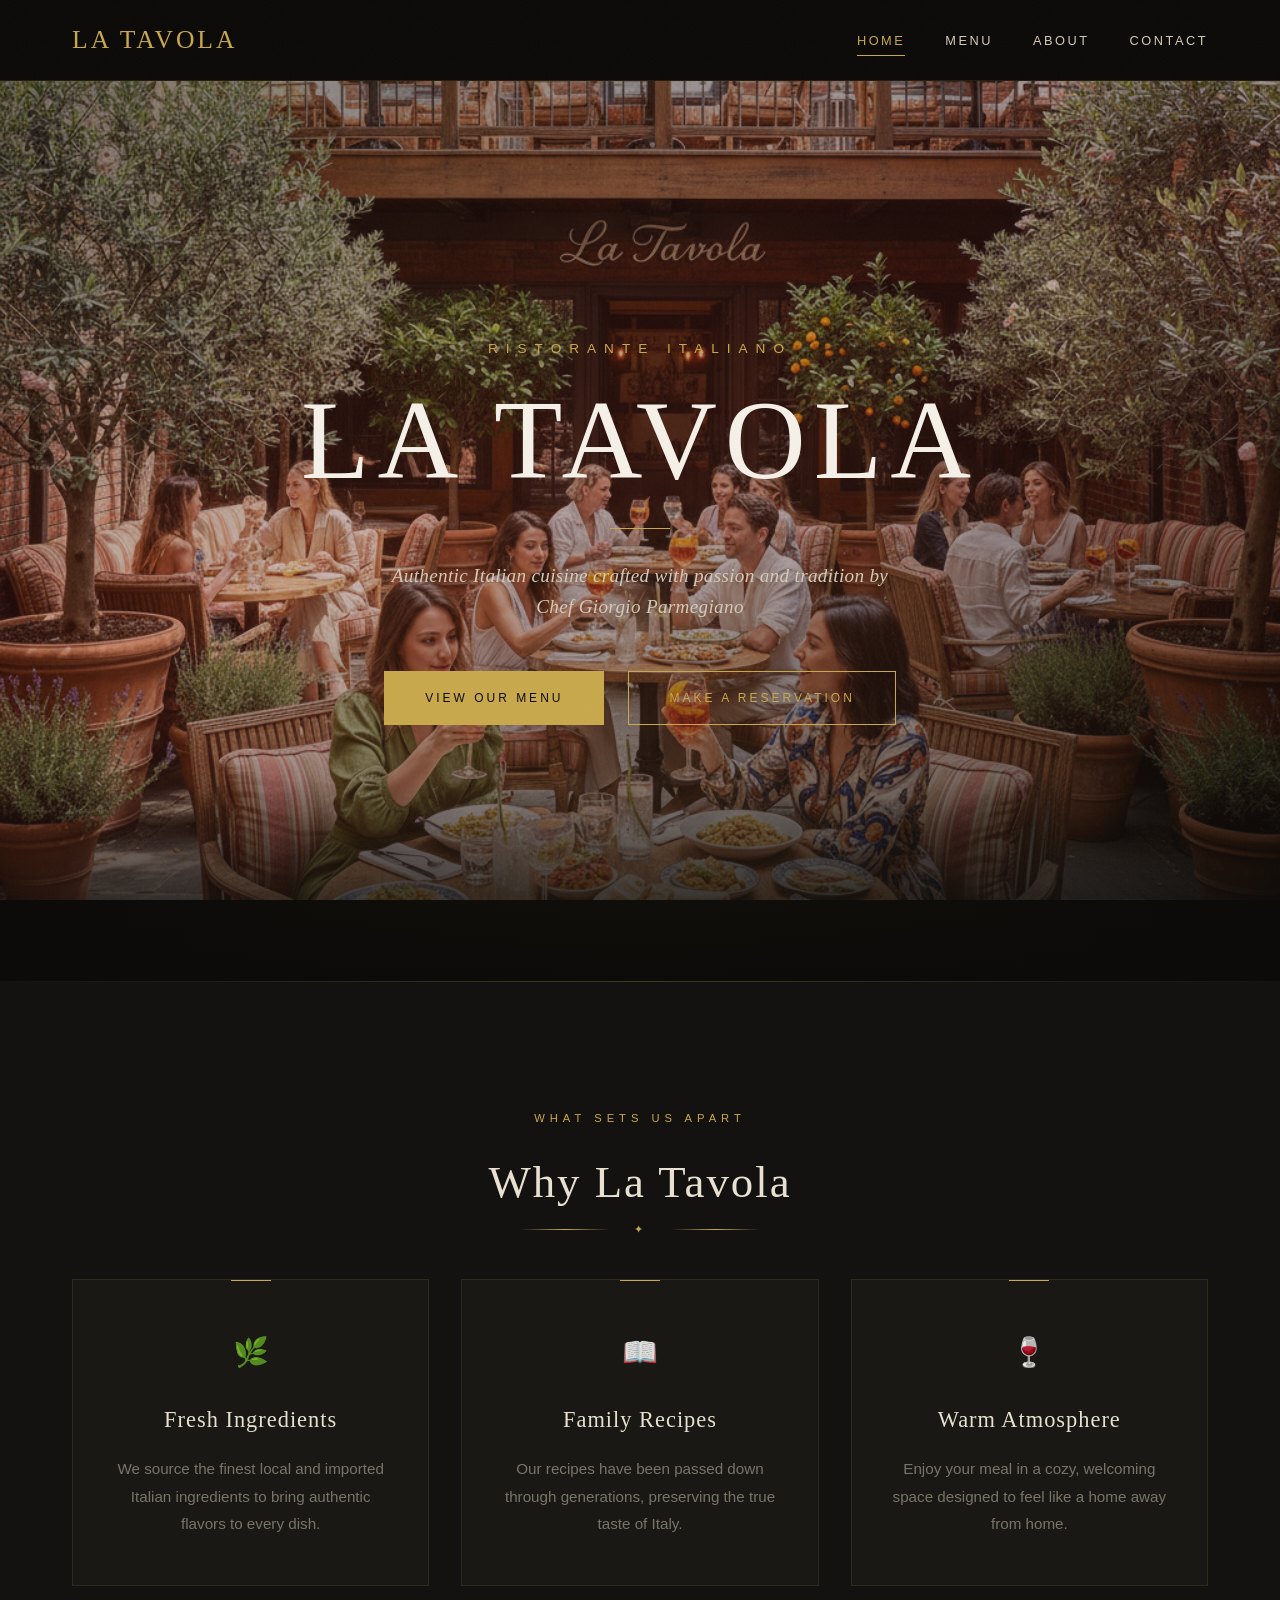
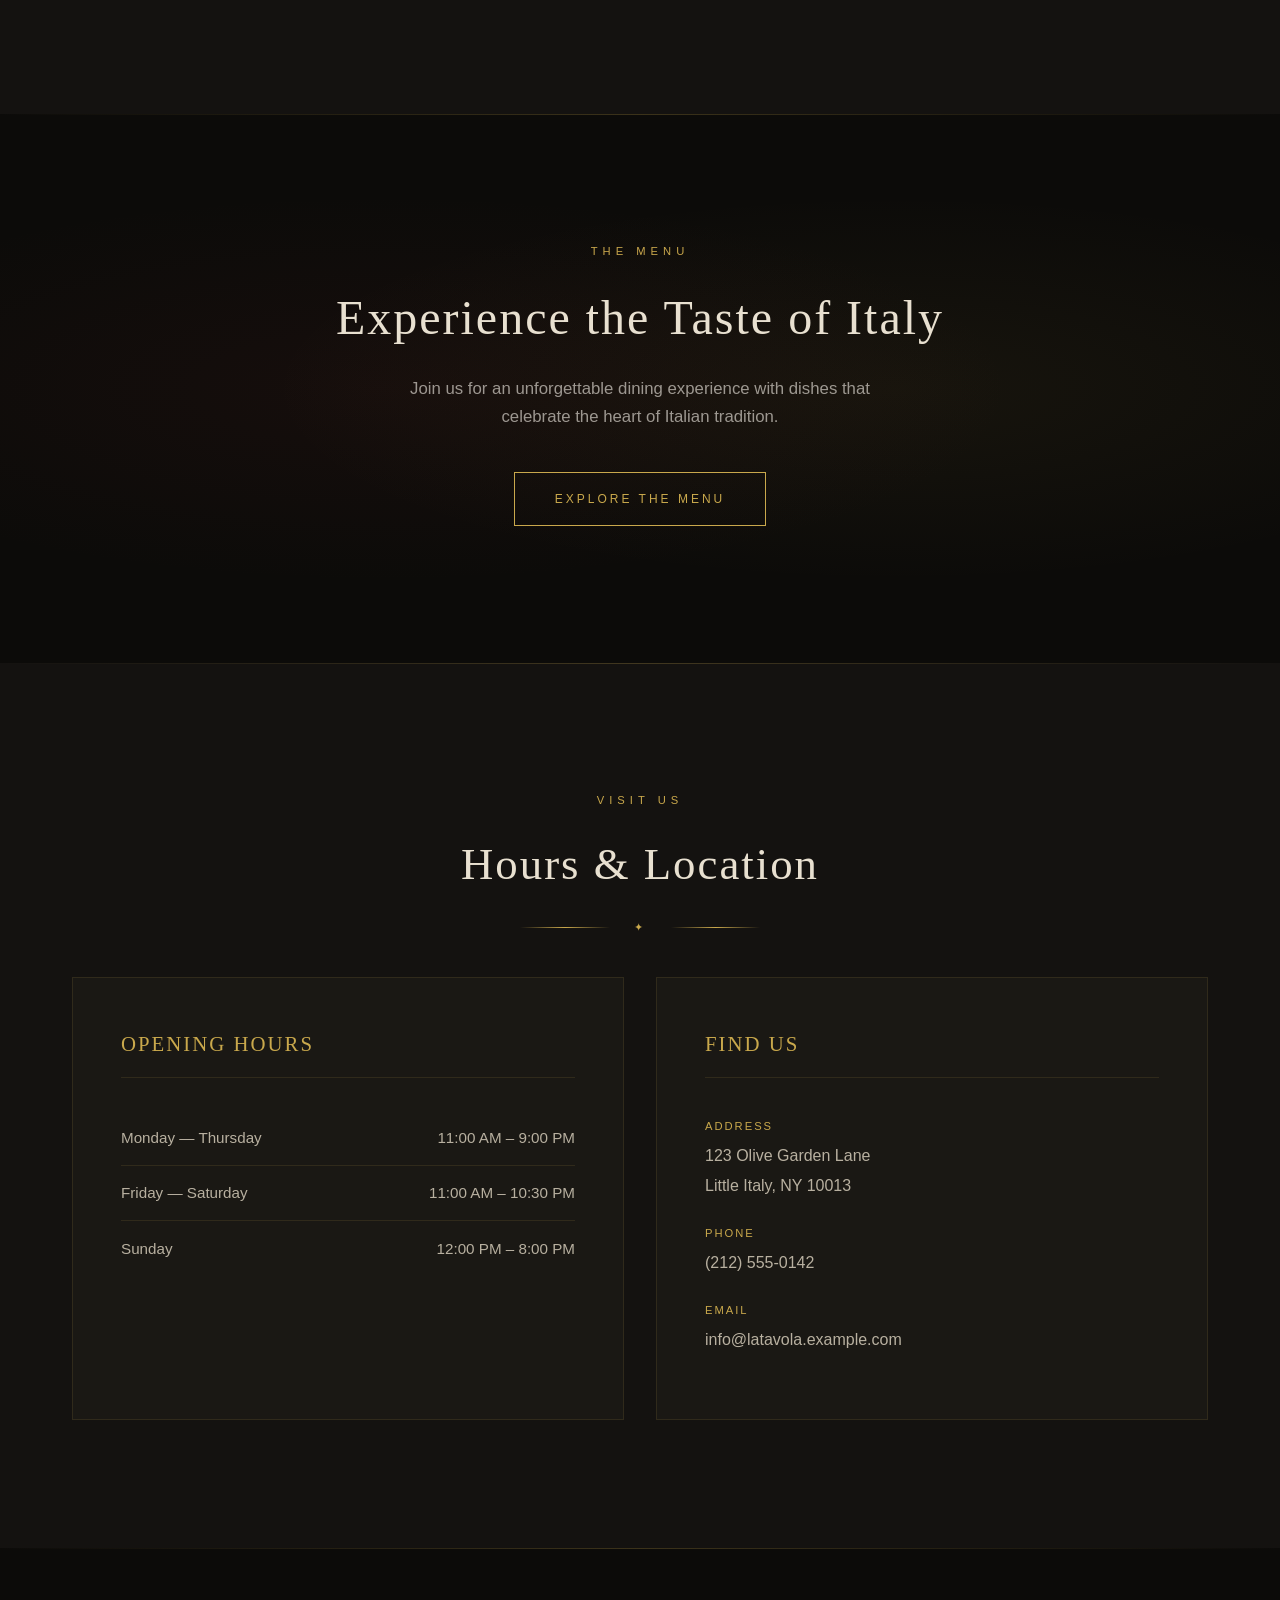
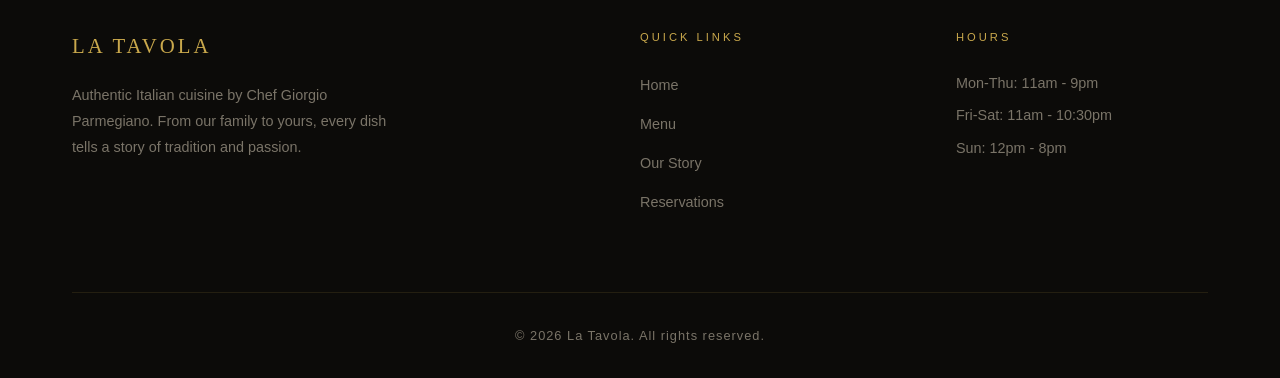
<file: index.html>
<!DOCTYPE html>
<html lang="en">
<head>
  <meta charset="UTF-8">
  <meta name="viewport" content="width=device-width, initial-scale=1.0">
  <title>La Tavola - Italian Restaurant</title>
  <link rel="stylesheet" href="css/style.css">
</head>
<body>
  <header class="site-header">
    <nav class="nav">
      <a href="index.html" class="logo">La Tavola</a>
      <ul class="nav-links">
        <li><a href="index.html" class="active">Home</a></li>
        <li><a href="menu.html">Menu</a></li>
        <li><a href="about.html">About</a></li>
        <li><a href="contact.html">Contact</a></li>
      </ul>
      <button class="nav-toggle" aria-label="Toggle navigation">&#9776;</button>
    </nav>
  </header>

  <main>
    <section class="hero">
      <div class="hero-content">
        <p class="hero-subtitle">Ristorante Italiano</p>
        <h1>La Tavola</h1>
        <div class="hero-line"></div>
        <p class="hero-tagline">Authentic Italian cuisine crafted with passion and tradition by Chef Giorgio Parmegiano</p>
        <div class="hero-buttons">
          <a href="menu.html" class="btn btn-primary">View Our Menu</a>
          <a href="contact.html" class="btn btn-secondary">Make a Reservation</a>
        </div>
      </div>
    </section>

    <section class="features">
      <div class="features-heading">
        <span class="section-label">What Sets Us Apart</span>
        <h2>Why La Tavola</h2>
        <div class="section-divider"><span>&#10022;</span></div>
      </div>
      <div class="container stagger-children">
        <div class="feature animate-on-scroll">
          <span class="feature-icon" aria-hidden="true">&#127807;</span>
          <h3>Fresh Ingredients</h3>
          <p>We source the finest local and imported Italian ingredients to bring authentic flavors to every dish.</p>
        </div>
        <div class="feature animate-on-scroll">
          <span class="feature-icon" aria-hidden="true">&#128214;</span>
          <h3>Family Recipes</h3>
          <p>Our recipes have been passed down through generations, preserving the true taste of Italy.</p>
        </div>
        <div class="feature animate-on-scroll">
          <span class="feature-icon" aria-hidden="true">&#127863;</span>
          <h3>Warm Atmosphere</h3>
          <p>Enjoy your meal in a cozy, welcoming space designed to feel like a home away from home.</p>
        </div>
      </div>
    </section>

    <section class="cta-banner">
      <div class="container">
        <span class="section-label">The Menu</span>
        <h2>Experience the Taste of Italy</h2>
        <p>Join us for an unforgettable dining experience with dishes that celebrate the heart of Italian tradition.</p>
        <a href="menu.html" class="btn btn-secondary">Explore the Menu</a>
      </div>
    </section>

    <section class="hours-section">
      <div class="container">
        <span class="section-label" style="text-align:center; display:block;">Visit Us</span>
        <h2>Hours &amp; Location</h2>
        <div class="section-divider"><span>&#10022;</span></div>
        <div class="hours-grid">
          <div class="hours animate-on-scroll">
            <h3>Opening Hours</h3>
            <ul>
              <li><span>Monday &mdash; Thursday</span><span>11:00 AM &ndash; 9:00 PM</span></li>
              <li><span>Friday &mdash; Saturday</span><span>11:00 AM &ndash; 10:30 PM</span></li>
              <li><span>Sunday</span><span>12:00 PM &ndash; 8:00 PM</span></li>
            </ul>
          </div>
          <div class="location animate-on-scroll">
            <h3>Find Us</h3>
            <p><strong>Address</strong><br>123 Olive Garden Lane<br>Little Italy, NY 10013</p>
            <p><strong>Phone</strong><br>(212) 555-0142</p>
            <p><strong>Email</strong><br>info@latavola.example.com</p>
          </div>
        </div>
      </div>
    </section>
  </main>

  <footer class="site-footer">
    <div class="container">
      <div class="footer-content">
        <div class="footer-brand">
          <a href="index.html" class="logo">La Tavola</a>
          <p>Authentic Italian cuisine by Chef Giorgio Parmegiano. From our family to yours, every dish tells a story of tradition and passion.</p>
        </div>
        <div class="footer-links">
          <h4>Quick Links</h4>
          <ul>
            <li><a href="index.html">Home</a></li>
            <li><a href="menu.html">Menu</a></li>
            <li><a href="about.html">Our Story</a></li>
            <li><a href="contact.html">Reservations</a></li>
          </ul>
        </div>
        <div class="footer-hours">
          <h4>Hours</h4>
          <p>Mon-Thu: 11am - 9pm</p>
          <p>Fri-Sat: 11am - 10:30pm</p>
          <p>Sun: 12pm - 8pm</p>
        </div>
      </div>
      <div class="footer-bottom">
        <p>&copy; 2026 La Tavola. All rights reserved.</p>
      </div>
    </div>
  </footer>

  <button class="back-to-top" aria-label="Back to top">&#8593;</button>
  <script src="js/main.js"></script>
</body>
</html>
</file>
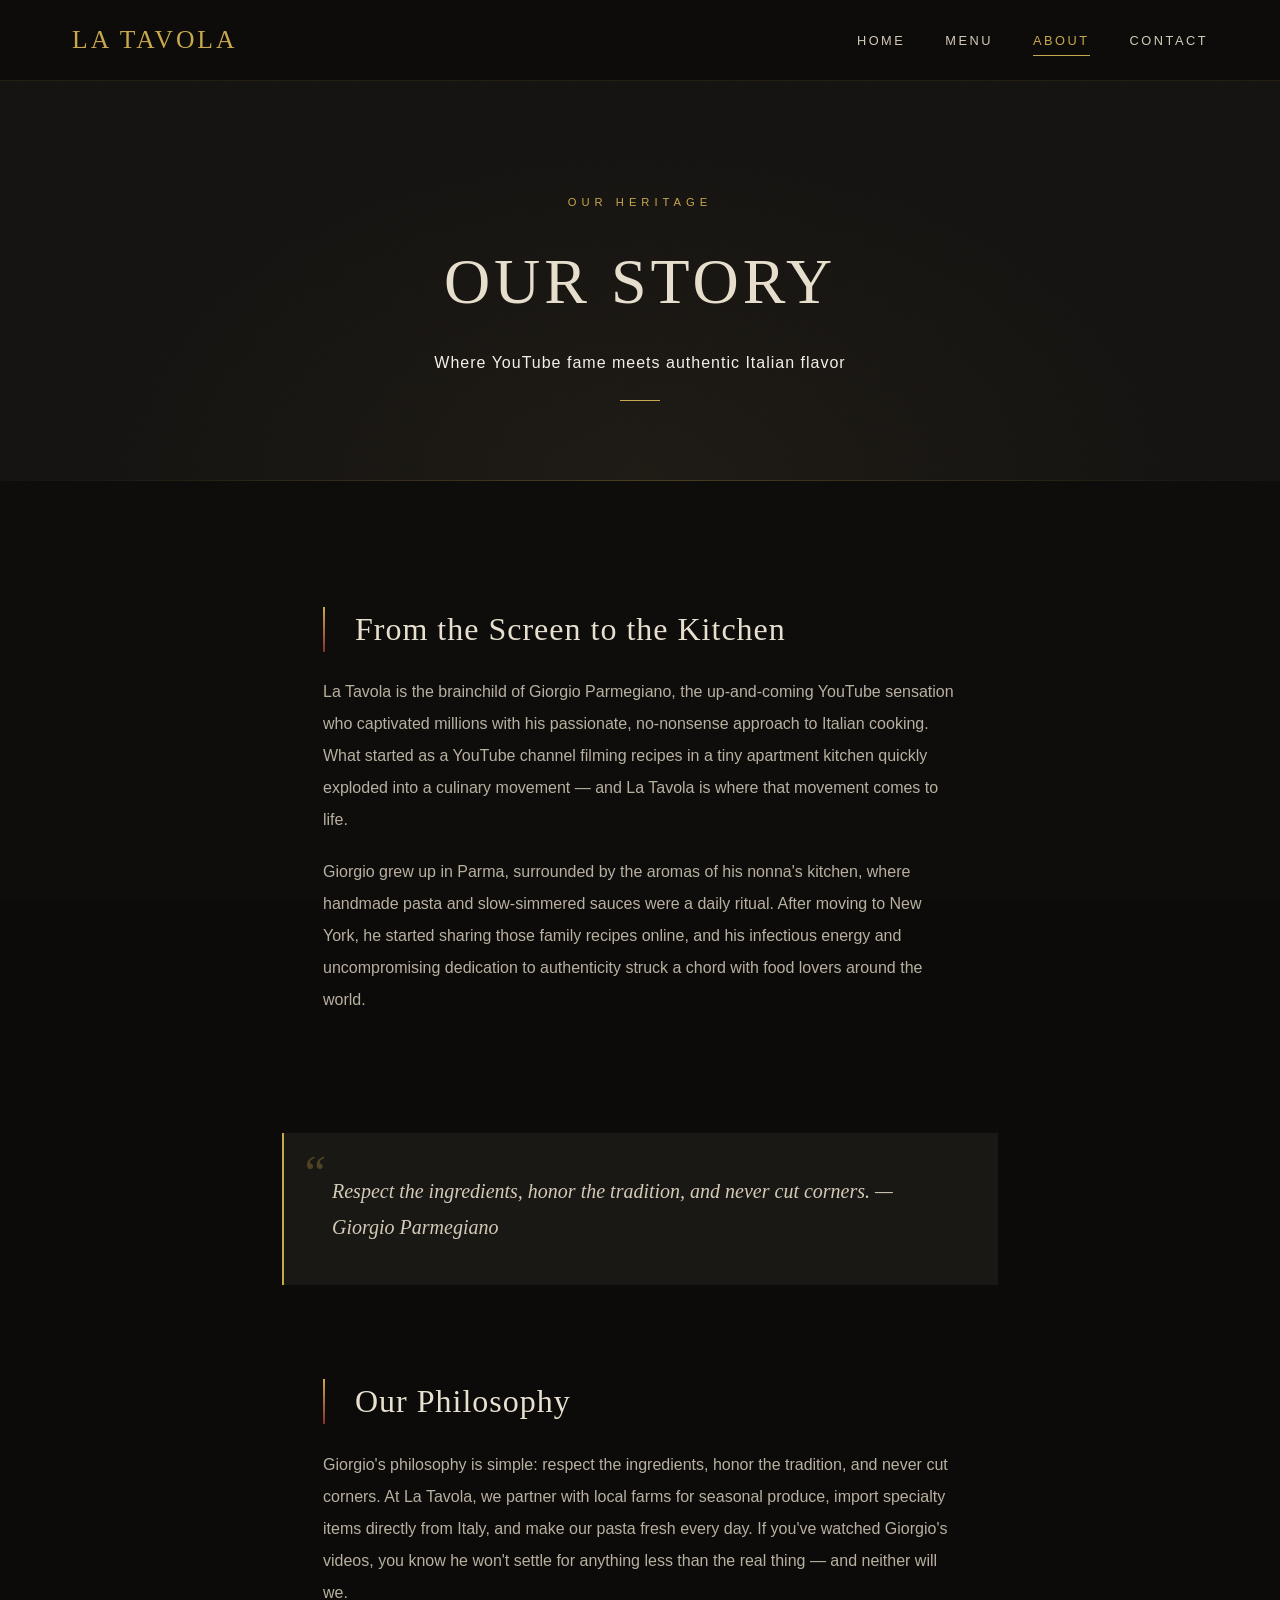
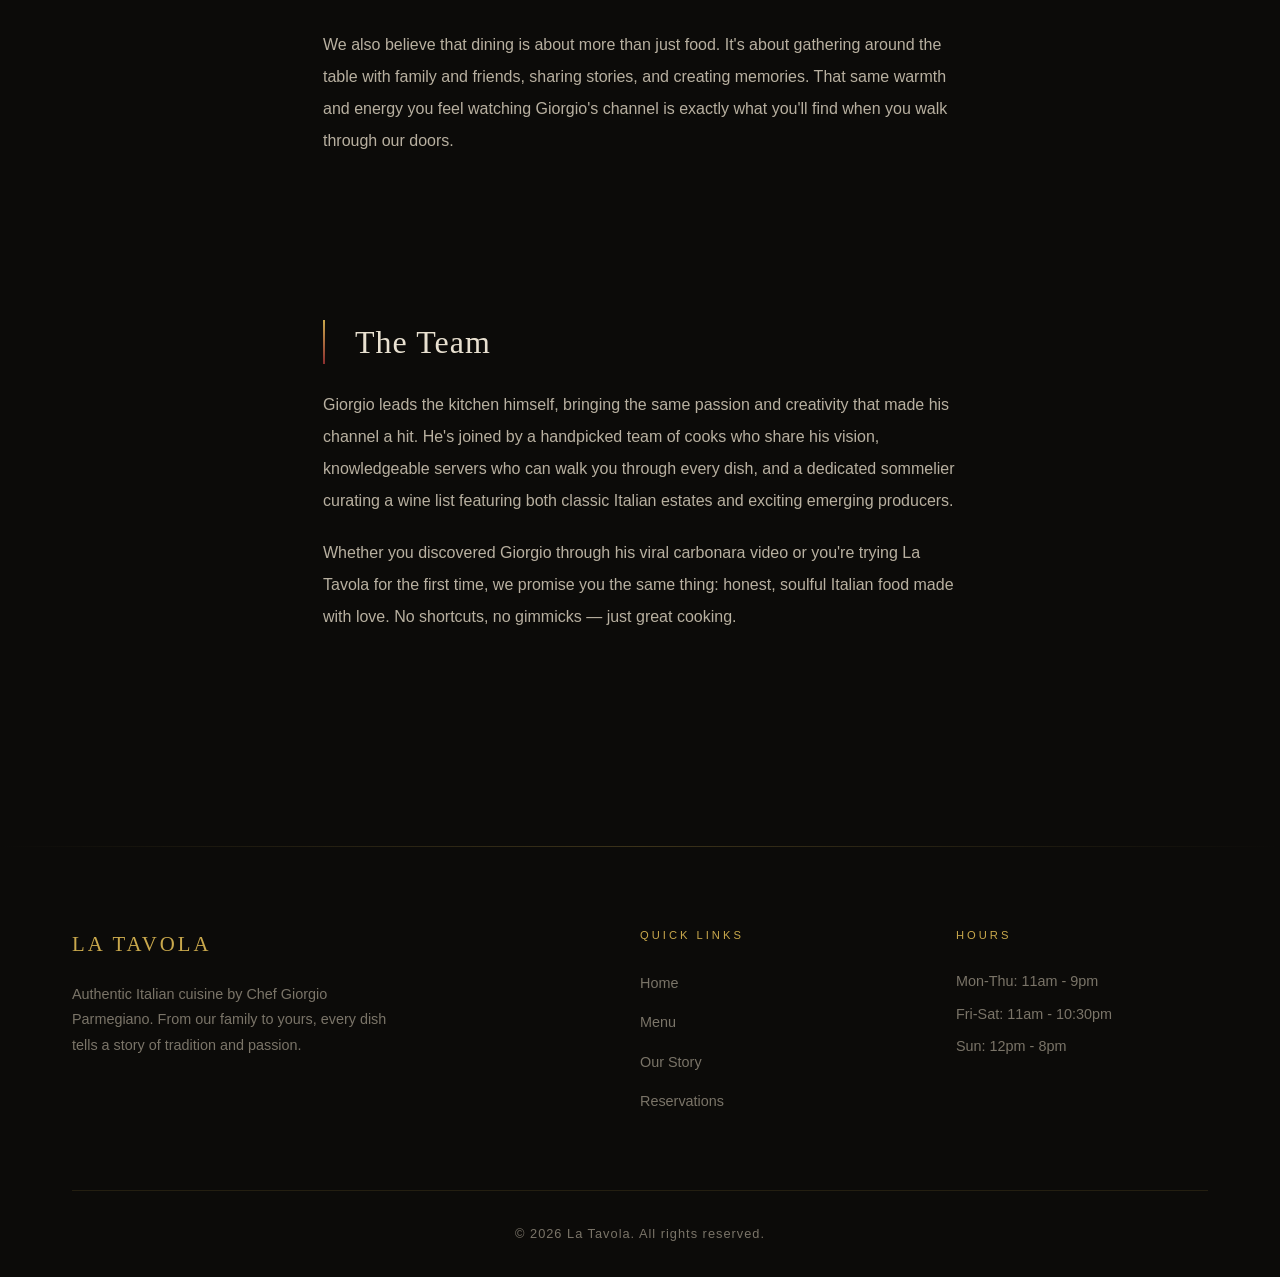
<file: about.html>
<!DOCTYPE html>
<html lang="en">
<head>
  <meta charset="UTF-8">
  <meta name="viewport" content="width=device-width, initial-scale=1.0">
  <title>About - La Tavola</title>
  <link rel="stylesheet" href="css/style.css">
</head>
<body>
  <header class="site-header">
    <nav class="nav">
      <a href="index.html" class="logo">La Tavola</a>
      <ul class="nav-links">
        <li><a href="index.html">Home</a></li>
        <li><a href="menu.html">Menu</a></li>
        <li><a href="about.html" class="active">About</a></li>
        <li><a href="contact.html">Contact</a></li>
      </ul>
      <button class="nav-toggle" aria-label="Toggle navigation">&#9776;</button>
    </nav>
  </header>

  <main>
    <section class="page-header">
      <span class="section-label">Our Heritage</span>
      <h1>Our Story</h1>
      <p>Where YouTube fame meets authentic Italian flavor</p>
      <div class="header-line"></div>
    </section>

    <section class="about-section">
      <div class="container about-content">

        <div class="about-block animate-on-scroll">
          <h2>From the Screen to the Kitchen</h2>
          <p>La Tavola is the brainchild of Giorgio Parmegiano, the up-and-coming YouTube sensation who captivated millions with his passionate, no-nonsense approach to Italian cooking. What started as a YouTube channel filming recipes in a tiny apartment kitchen quickly exploded into a culinary movement &mdash; and La Tavola is where that movement comes to life.</p>
          <p>Giorgio grew up in Parma, surrounded by the aromas of his nonna's kitchen, where handmade pasta and slow-simmered sauces were a daily ritual. After moving to New York, he started sharing those family recipes online, and his infectious energy and uncompromising dedication to authenticity struck a chord with food lovers around the world.</p>
        </div>

        <div class="about-highlight animate-on-scroll">
          Respect the ingredients, honor the tradition, and never cut corners. &mdash; Giorgio Parmegiano
        </div>

        <div class="about-block animate-on-scroll">
          <h2>Our Philosophy</h2>
          <p>Giorgio's philosophy is simple: respect the ingredients, honor the tradition, and never cut corners. At La Tavola, we partner with local farms for seasonal produce, import specialty items directly from Italy, and make our pasta fresh every day. If you've watched Giorgio's videos, you know he won't settle for anything less than the real thing &mdash; and neither will we.</p>
          <p>We also believe that dining is about more than just food. It's about gathering around the table with family and friends, sharing stories, and creating memories. That same warmth and energy you feel watching Giorgio's channel is exactly what you'll find when you walk through our doors.</p>
        </div>

        <div class="about-block animate-on-scroll">
          <h2>The Team</h2>
          <p>Giorgio leads the kitchen himself, bringing the same passion and creativity that made his channel a hit. He's joined by a handpicked team of cooks who share his vision, knowledgeable servers who can walk you through every dish, and a dedicated sommelier curating a wine list featuring both classic Italian estates and exciting emerging producers.</p>
          <p>Whether you discovered Giorgio through his viral carbonara video or you're trying La Tavola for the first time, we promise you the same thing: honest, soulful Italian food made with love. No shortcuts, no gimmicks &mdash; just great cooking.</p>
        </div>

      </div>
    </section>
  </main>

  <footer class="site-footer">
    <div class="container">
      <div class="footer-content">
        <div class="footer-brand">
          <a href="index.html" class="logo">La Tavola</a>
          <p>Authentic Italian cuisine by Chef Giorgio Parmegiano. From our family to yours, every dish tells a story of tradition and passion.</p>
        </div>
        <div class="footer-links">
          <h4>Quick Links</h4>
          <ul>
            <li><a href="index.html">Home</a></li>
            <li><a href="menu.html">Menu</a></li>
            <li><a href="about.html">Our Story</a></li>
            <li><a href="contact.html">Reservations</a></li>
          </ul>
        </div>
        <div class="footer-hours">
          <h4>Hours</h4>
          <p>Mon-Thu: 11am - 9pm</p>
          <p>Fri-Sat: 11am - 10:30pm</p>
          <p>Sun: 12pm - 8pm</p>
        </div>
      </div>
      <div class="footer-bottom">
        <p>&copy; 2026 La Tavola. All rights reserved.</p>
      </div>
    </div>
  </footer>

  <button class="back-to-top" aria-label="Back to top">&#8593;</button>
  <script src="js/main.js"></script>
</body>
</html>
</file>
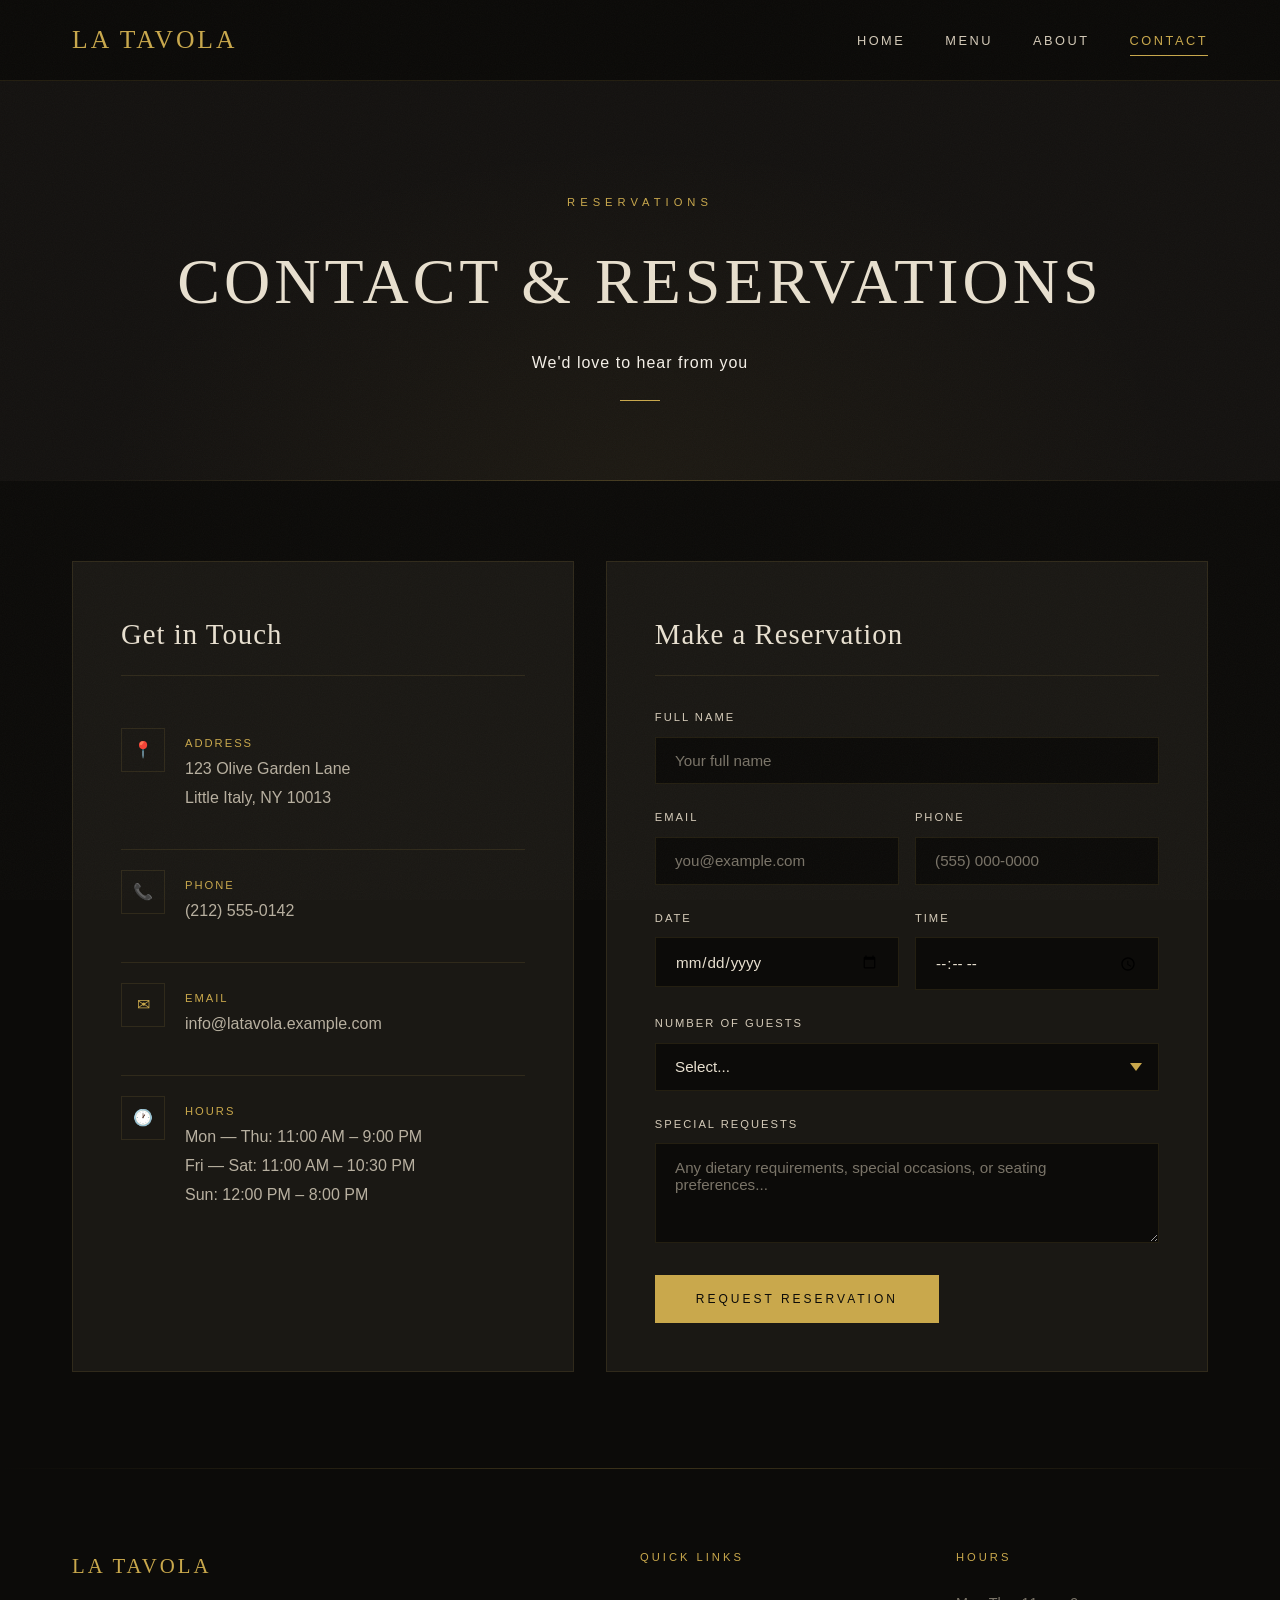
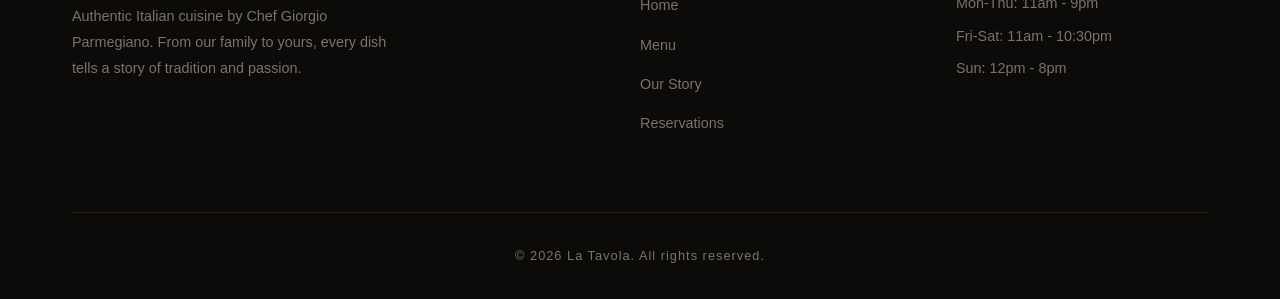
<file: contact.html>
<!DOCTYPE html>
<html lang="en">
<head>
  <meta charset="UTF-8">
  <meta name="viewport" content="width=device-width, initial-scale=1.0">
  <title>Contact - La Tavola</title>
  <link rel="stylesheet" href="css/style.css">
</head>
<body>
  <header class="site-header">
    <nav class="nav">
      <a href="index.html" class="logo">La Tavola</a>
      <ul class="nav-links">
        <li><a href="index.html">Home</a></li>
        <li><a href="menu.html">Menu</a></li>
        <li><a href="about.html">About</a></li>
        <li><a href="contact.html" class="active">Contact</a></li>
      </ul>
      <button class="nav-toggle" aria-label="Toggle navigation">&#9776;</button>
    </nav>
  </header>

  <main>
    <section class="page-header">
      <span class="section-label">Reservations</span>
      <h1>Contact &amp; Reservations</h1>
      <p>We'd love to hear from you</p>
      <div class="header-line"></div>
    </section>

    <section class="contact-section">
      <div class="container contact-grid">

        <div class="contact-info animate-on-scroll">
          <h2>Get in Touch</h2>
          <div class="contact-detail">
            <span class="contact-detail-icon" aria-hidden="true">&#128205;</span>
            <div>
              <strong>Address</strong>
              <p>123 Olive Garden Lane<br>Little Italy, NY 10013</p>
            </div>
          </div>
          <div class="contact-detail">
            <span class="contact-detail-icon" aria-hidden="true">&#128222;</span>
            <div>
              <strong>Phone</strong>
              <p>(212) 555-0142</p>
            </div>
          </div>
          <div class="contact-detail">
            <span class="contact-detail-icon" aria-hidden="true">&#9993;</span>
            <div>
              <strong>Email</strong>
              <p>info@latavola.example.com</p>
            </div>
          </div>
          <div class="contact-detail">
            <span class="contact-detail-icon" aria-hidden="true">&#128336;</span>
            <div>
              <strong>Hours</strong>
              <p>
                Mon &mdash; Thu: 11:00 AM &ndash; 9:00 PM<br>
                Fri &mdash; Sat: 11:00 AM &ndash; 10:30 PM<br>
                Sun: 12:00 PM &ndash; 8:00 PM
              </p>
            </div>
          </div>
        </div>

        <div class="reservation-form animate-on-scroll">
          <h2>Make a Reservation</h2>
          <form id="reservation-form" action="#" method="post">
            <div class="form-group">
              <label for="name">Full Name</label>
              <input type="text" id="name" name="name" placeholder="Your full name" required>
            </div>
            <div class="form-row">
              <div class="form-group">
                <label for="email">Email</label>
                <input type="email" id="email" name="email" placeholder="you@example.com" required>
              </div>
              <div class="form-group">
                <label for="phone">Phone</label>
                <input type="tel" id="phone" name="phone" placeholder="(555) 000-0000">
              </div>
            </div>
            <div class="form-row">
              <div class="form-group">
                <label for="date">Date</label>
                <input type="date" id="date" name="date" required>
              </div>
              <div class="form-group">
                <label for="time">Time</label>
                <input type="time" id="time" name="time" required>
              </div>
            </div>
            <div class="form-group">
              <label for="guests">Number of Guests</label>
              <select id="guests" name="guests" required>
                <option value="">Select...</option>
                <option value="1">1 Guest</option>
                <option value="2">2 Guests</option>
                <option value="3">3 Guests</option>
                <option value="4">4 Guests</option>
                <option value="5">5 Guests</option>
                <option value="6">6 Guests</option>
                <option value="7">7+ Guests</option>
              </select>
            </div>
            <div class="form-group">
              <label for="message">Special Requests</label>
              <textarea id="message" name="message" rows="4" placeholder="Any dietary requirements, special occasions, or seating preferences..."></textarea>
            </div>
            <button type="submit" class="btn btn-primary">Request Reservation</button>
          </form>
        </div>

      </div>
    </section>
  </main>

  <footer class="site-footer">
    <div class="container">
      <div class="footer-content">
        <div class="footer-brand">
          <a href="index.html" class="logo">La Tavola</a>
          <p>Authentic Italian cuisine by Chef Giorgio Parmegiano. From our family to yours, every dish tells a story of tradition and passion.</p>
        </div>
        <div class="footer-links">
          <h4>Quick Links</h4>
          <ul>
            <li><a href="index.html">Home</a></li>
            <li><a href="menu.html">Menu</a></li>
            <li><a href="about.html">Our Story</a></li>
            <li><a href="contact.html">Reservations</a></li>
          </ul>
        </div>
        <div class="footer-hours">
          <h4>Hours</h4>
          <p>Mon-Thu: 11am - 9pm</p>
          <p>Fri-Sat: 11am - 10:30pm</p>
          <p>Sun: 12pm - 8pm</p>
        </div>
      </div>
      <div class="footer-bottom">
        <p>&copy; 2026 La Tavola. All rights reserved.</p>
      </div>
    </div>
  </footer>

  <button class="back-to-top" aria-label="Back to top">&#8593;</button>
  <script src="js/main.js"></script>
</body>
</html>
</file>
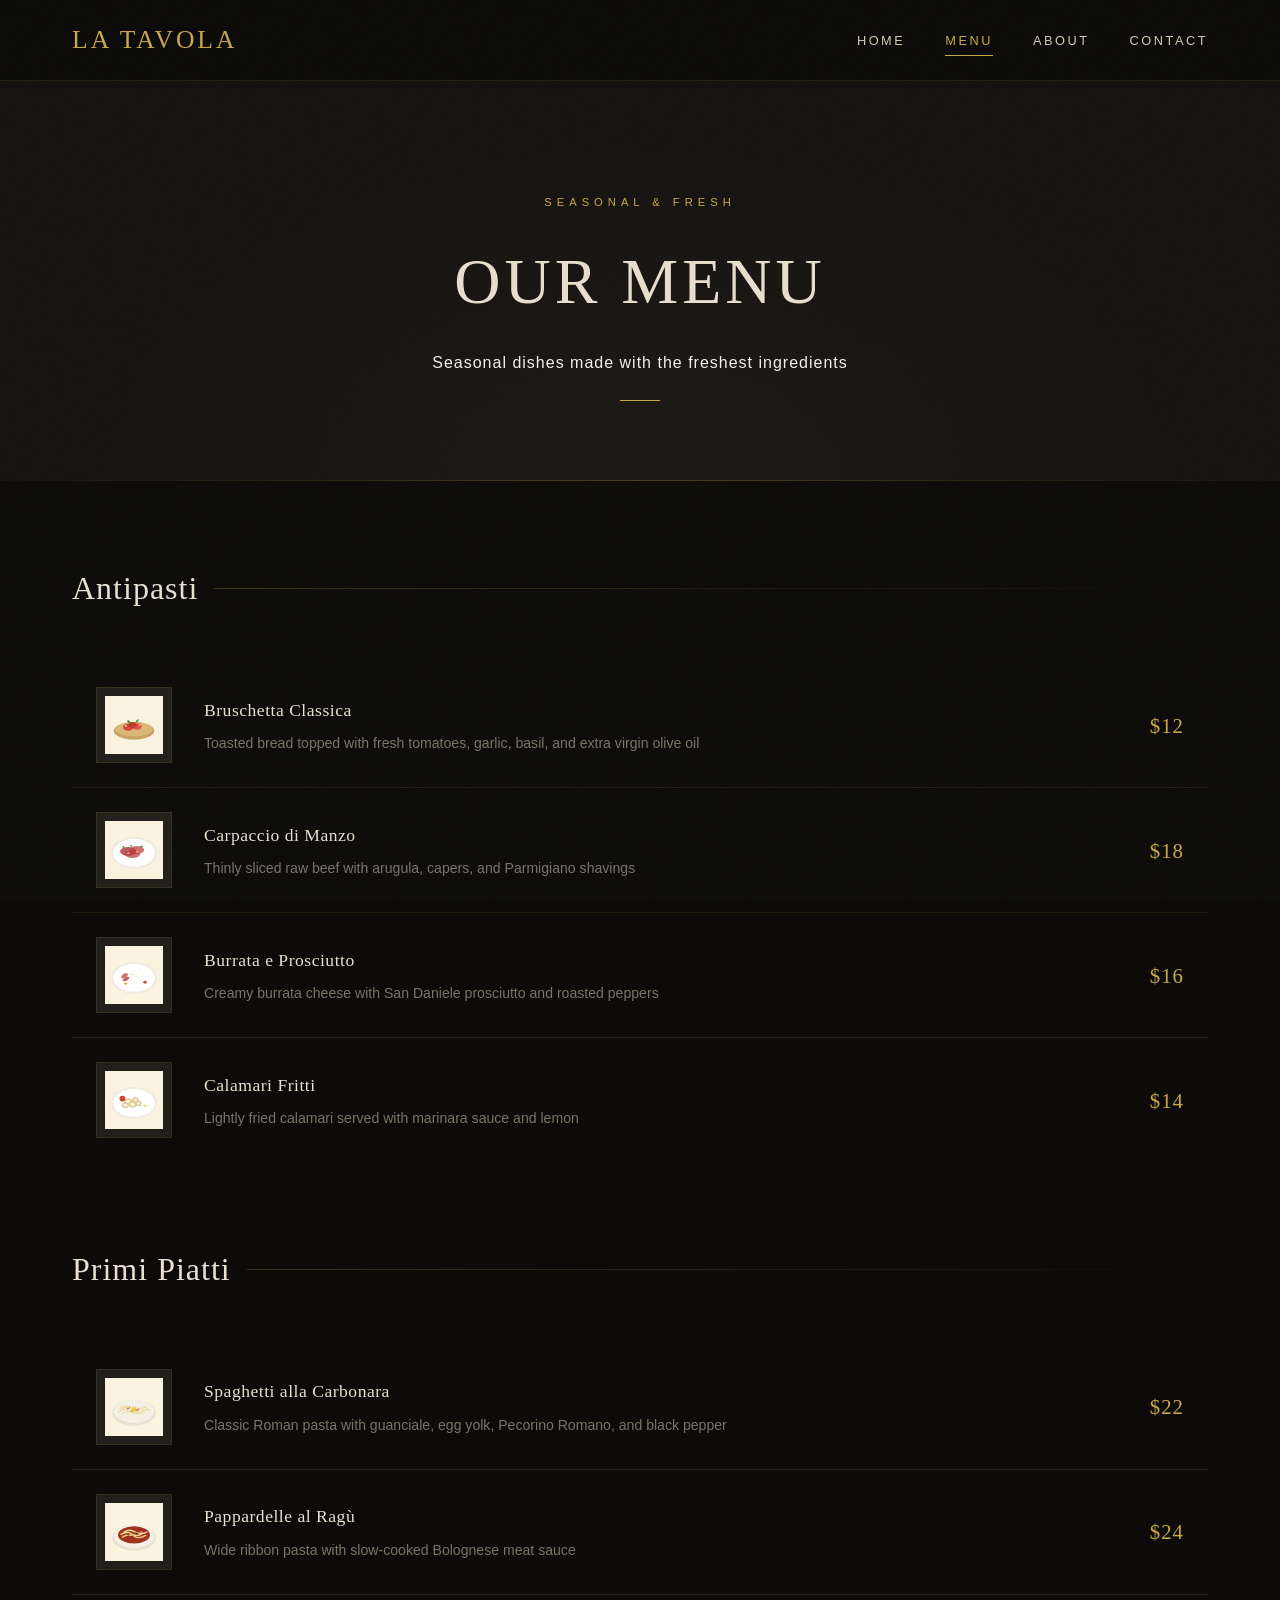
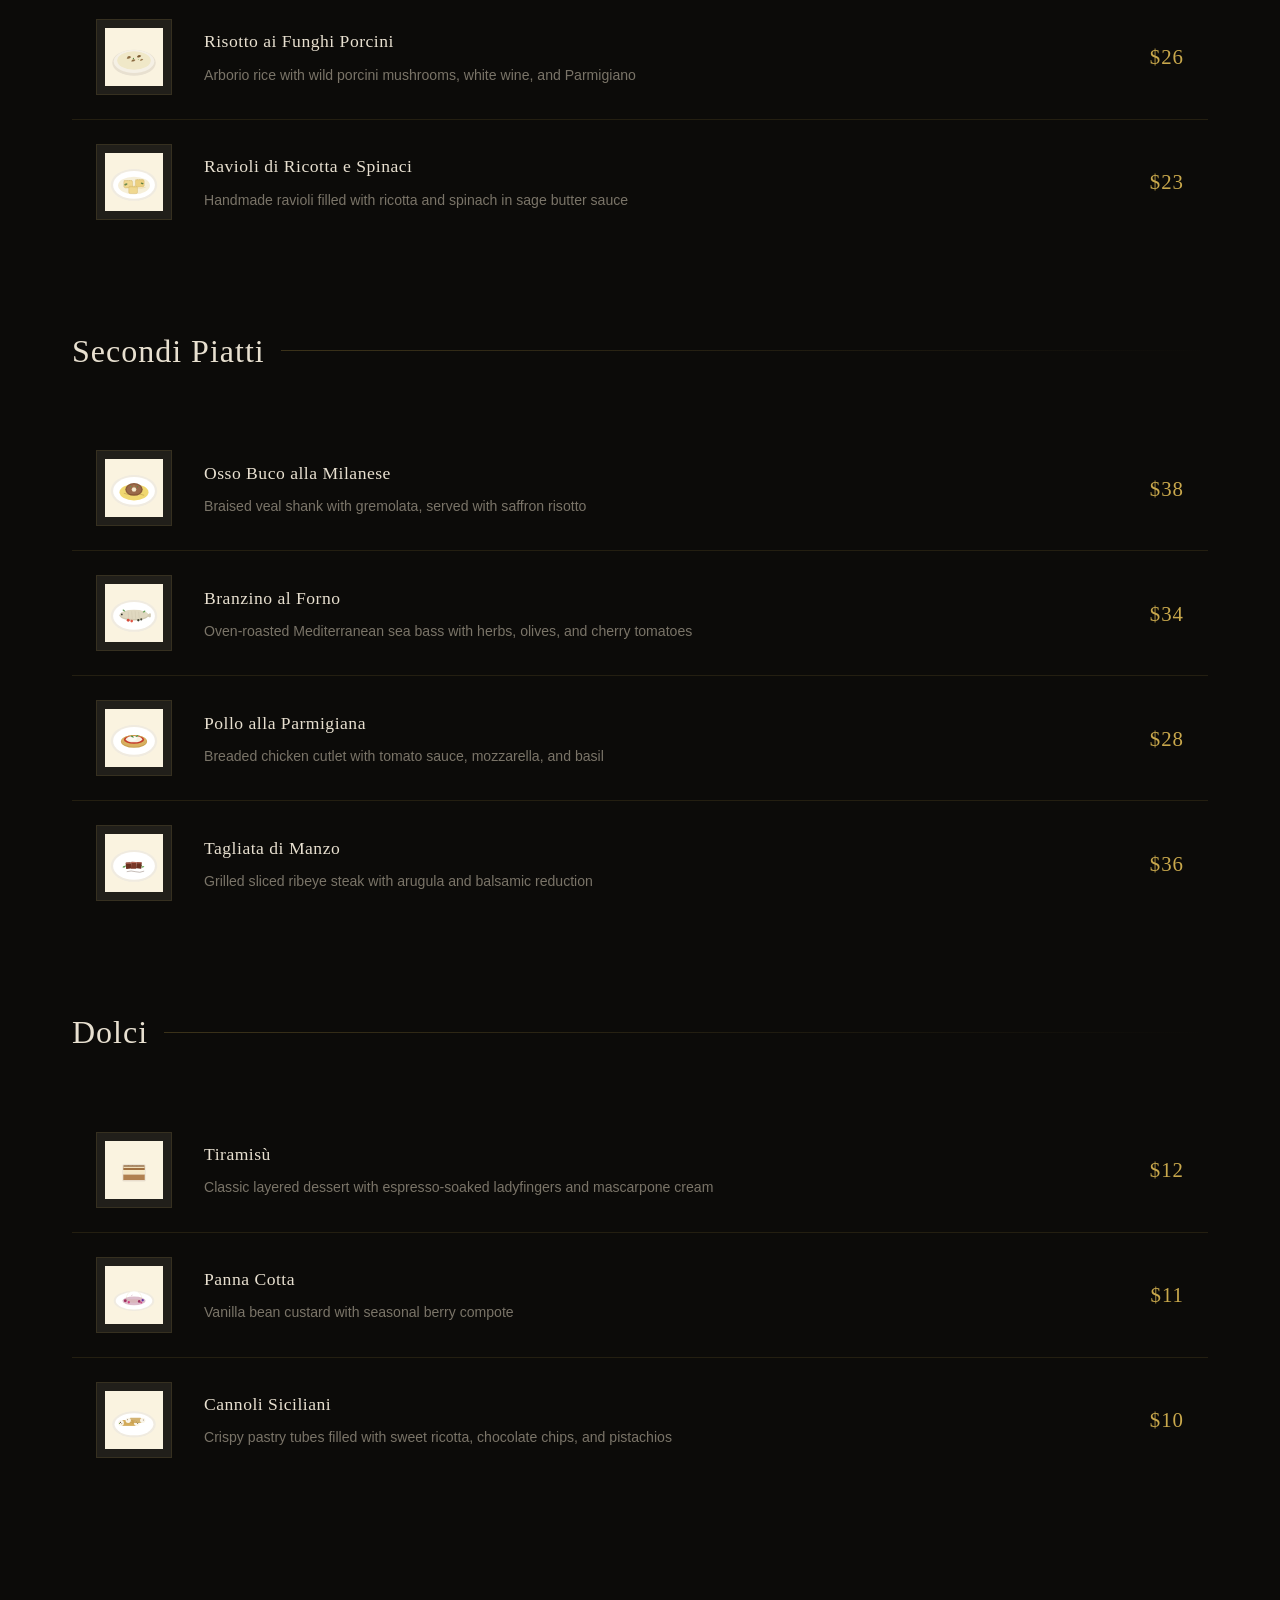
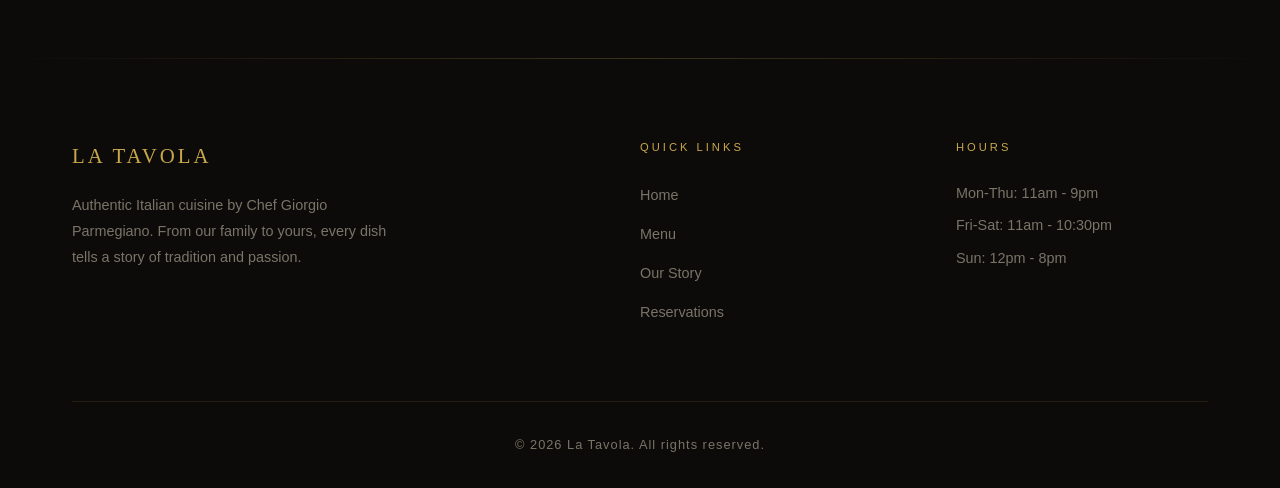
<file: menu.html>
<!DOCTYPE html>
<html lang="en">
<head>
  <meta charset="UTF-8">
  <meta name="viewport" content="width=device-width, initial-scale=1.0">
  <title>Menu - La Tavola</title>
  <link rel="stylesheet" href="css/style.css">
</head>
<body>
  <header class="site-header">
    <nav class="nav">
      <a href="index.html" class="logo">La Tavola</a>
      <ul class="nav-links">
        <li><a href="index.html">Home</a></li>
        <li><a href="menu.html" class="active">Menu</a></li>
        <li><a href="about.html">About</a></li>
        <li><a href="contact.html">Contact</a></li>
      </ul>
      <button class="nav-toggle" aria-label="Toggle navigation">&#9776;</button>
    </nav>
  </header>

  <main>
    <section class="page-header">
      <span class="section-label">Seasonal &amp; Fresh</span>
      <h1>Our Menu</h1>
      <p>Seasonal dishes made with the freshest ingredients</p>
      <div class="header-line"></div>
    </section>

    <section class="menu-section">
      <div class="container">

        <div class="menu-category animate-on-scroll">
          <h2>Antipasti</h2>
          <div class="menu-item">
            <img src="images/bruschetta.svg" alt="Bruschetta Classica" class="menu-item-img">
            <div class="menu-item-info">
              <h3>Bruschetta Classica</h3>
              <p>Toasted bread topped with fresh tomatoes, garlic, basil, and extra virgin olive oil</p>
            </div>
            <span class="price">$12</span>
          </div>
          <div class="menu-item">
            <img src="images/carpaccio.svg" alt="Carpaccio di Manzo" class="menu-item-img">
            <div class="menu-item-info">
              <h3>Carpaccio di Manzo</h3>
              <p>Thinly sliced raw beef with arugula, capers, and Parmigiano shavings</p>
            </div>
            <span class="price">$18</span>
          </div>
          <div class="menu-item">
            <img src="images/burrata.svg" alt="Burrata e Prosciutto" class="menu-item-img">
            <div class="menu-item-info">
              <h3>Burrata e Prosciutto</h3>
              <p>Creamy burrata cheese with San Daniele prosciutto and roasted peppers</p>
            </div>
            <span class="price">$16</span>
          </div>
          <div class="menu-item">
            <img src="images/calamari.svg" alt="Calamari Fritti" class="menu-item-img">
            <div class="menu-item-info">
              <h3>Calamari Fritti</h3>
              <p>Lightly fried calamari served with marinara sauce and lemon</p>
            </div>
            <span class="price">$14</span>
          </div>
        </div>

        <div class="menu-category animate-on-scroll">
          <h2>Primi Piatti</h2>
          <div class="menu-item">
            <img src="images/carbonara.svg" alt="Spaghetti alla Carbonara" class="menu-item-img">
            <div class="menu-item-info">
              <h3>Spaghetti alla Carbonara</h3>
              <p>Classic Roman pasta with guanciale, egg yolk, Pecorino Romano, and black pepper</p>
            </div>
            <span class="price">$22</span>
          </div>
          <div class="menu-item">
            <img src="images/pappardelle.svg" alt="Pappardelle al Ragu" class="menu-item-img">
            <div class="menu-item-info">
              <h3>Pappardelle al Rag&ugrave;</h3>
              <p>Wide ribbon pasta with slow-cooked Bolognese meat sauce</p>
            </div>
            <span class="price">$24</span>
          </div>
          <div class="menu-item">
            <img src="images/risotto.svg" alt="Risotto ai Funghi Porcini" class="menu-item-img">
            <div class="menu-item-info">
              <h3>Risotto ai Funghi Porcini</h3>
              <p>Arborio rice with wild porcini mushrooms, white wine, and Parmigiano</p>
            </div>
            <span class="price">$26</span>
          </div>
          <div class="menu-item">
            <img src="images/ravioli.svg" alt="Ravioli di Ricotta e Spinaci" class="menu-item-img">
            <div class="menu-item-info">
              <h3>Ravioli di Ricotta e Spinaci</h3>
              <p>Handmade ravioli filled with ricotta and spinach in sage butter sauce</p>
            </div>
            <span class="price">$23</span>
          </div>
        </div>

        <div class="menu-category animate-on-scroll">
          <h2>Secondi Piatti</h2>
          <div class="menu-item">
            <img src="images/ossobuco.svg" alt="Osso Buco alla Milanese" class="menu-item-img">
            <div class="menu-item-info">
              <h3>Osso Buco alla Milanese</h3>
              <p>Braised veal shank with gremolata, served with saffron risotto</p>
            </div>
            <span class="price">$38</span>
          </div>
          <div class="menu-item">
            <img src="images/branzino.svg" alt="Branzino al Forno" class="menu-item-img">
            <div class="menu-item-info">
              <h3>Branzino al Forno</h3>
              <p>Oven-roasted Mediterranean sea bass with herbs, olives, and cherry tomatoes</p>
            </div>
            <span class="price">$34</span>
          </div>
          <div class="menu-item">
            <img src="images/pollo-parmigiana.svg" alt="Pollo alla Parmigiana" class="menu-item-img">
            <div class="menu-item-info">
              <h3>Pollo alla Parmigiana</h3>
              <p>Breaded chicken cutlet with tomato sauce, mozzarella, and basil</p>
            </div>
            <span class="price">$28</span>
          </div>
          <div class="menu-item">
            <img src="images/tagliata.svg" alt="Tagliata di Manzo" class="menu-item-img">
            <div class="menu-item-info">
              <h3>Tagliata di Manzo</h3>
              <p>Grilled sliced ribeye steak with arugula and balsamic reduction</p>
            </div>
            <span class="price">$36</span>
          </div>
        </div>

        <div class="menu-category animate-on-scroll">
          <h2>Dolci</h2>
          <div class="menu-item">
            <img src="images/tiramisu.svg" alt="Tiramisu" class="menu-item-img">
            <div class="menu-item-info">
              <h3>Tiramis&ugrave;</h3>
              <p>Classic layered dessert with espresso-soaked ladyfingers and mascarpone cream</p>
            </div>
            <span class="price">$12</span>
          </div>
          <div class="menu-item">
            <img src="images/panna-cotta.svg" alt="Panna Cotta" class="menu-item-img">
            <div class="menu-item-info">
              <h3>Panna Cotta</h3>
              <p>Vanilla bean custard with seasonal berry compote</p>
            </div>
            <span class="price">$11</span>
          </div>
          <div class="menu-item">
            <img src="images/cannoli.svg" alt="Cannoli Siciliani" class="menu-item-img">
            <div class="menu-item-info">
              <h3>Cannoli Siciliani</h3>
              <p>Crispy pastry tubes filled with sweet ricotta, chocolate chips, and pistachios</p>
            </div>
            <span class="price">$10</span>
          </div>
        </div>

      </div>
    </section>
  </main>

  <footer class="site-footer">
    <div class="container">
      <div class="footer-content">
        <div class="footer-brand">
          <a href="index.html" class="logo">La Tavola</a>
          <p>Authentic Italian cuisine by Chef Giorgio Parmegiano. From our family to yours, every dish tells a story of tradition and passion.</p>
        </div>
        <div class="footer-links">
          <h4>Quick Links</h4>
          <ul>
            <li><a href="index.html">Home</a></li>
            <li><a href="menu.html">Menu</a></li>
            <li><a href="about.html">Our Story</a></li>
            <li><a href="contact.html">Reservations</a></li>
          </ul>
        </div>
        <div class="footer-hours">
          <h4>Hours</h4>
          <p>Mon-Thu: 11am - 9pm</p>
          <p>Fri-Sat: 11am - 10:30pm</p>
          <p>Sun: 12pm - 8pm</p>
        </div>
      </div>
      <div class="footer-bottom">
        <p>&copy; 2026 La Tavola. All rights reserved.</p>
      </div>
    </div>
  </footer>

  <button class="back-to-top" aria-label="Back to top">&#8593;</button>
  <script src="js/main.js"></script>
</body>
</html>
</file>
<file: css/style.css>
/* ===== Reset & Base ===== */
*,
*::before,
*::after {
  margin: 0;
  padding: 0;
  box-sizing: border-box;
}

@import url('https://fonts.googleapis.com/css2?family=Bodoni+Moda:ital,opsz,wght@0,6..96,400;0,6..96,500;0,6..96,700;0,6..96,900;1,6..96,400;1,6..96,500&family=Jost:wght@300;400;500;600&display=swap');

:root {
  --color-bg: #0c0b09;
  --color-bg-warm: #141210;
  --color-bg-card: #1a1814;
  --color-bg-elevated: #211f1a;
  --color-gold: #c9a84c;
  --color-gold-light: #ddc374;
  --color-gold-dim: rgba(201, 168, 76, 0.15);
  --color-burgundy: #8b2e2e;
  --color-burgundy-deep: #5a1a1a;
  --color-cream: #e8e0d0;
  --color-cream-soft: #d4caB8;
  --color-text: #b8b0a0;
  --color-text-dim: #7a7468;
  --color-white: #f5f0e8;
  --color-border: rgba(201, 168, 76, 0.12);
  --color-border-strong: rgba(201, 168, 76, 0.25);
  --font-display: 'Bodoni Moda', 'Didot', 'Georgia', serif;
  --font-body: 'Jost', 'Futura', 'Helvetica Neue', sans-serif;
  --shadow-glow: 0 0 60px rgba(201, 168, 76, 0.08);
  --shadow-card: 0 4px 40px rgba(0, 0, 0, 0.4);
  --shadow-heavy: 0 20px 60px rgba(0, 0, 0, 0.5);
  --transition: 0.4s cubic-bezier(0.25, 0.46, 0.45, 0.94);
  --transition-slow: 0.7s cubic-bezier(0.25, 0.46, 0.45, 0.94);
}

html {
  scroll-behavior: smooth;
}

body {
  font-family: var(--font-body);
  color: var(--color-text);
  background-color: var(--color-bg);
  line-height: 1.7;
  overflow-x: hidden;
  font-weight: 300;
  -webkit-font-smoothing: antialiased;
  -moz-osx-font-smoothing: grayscale;
}

/* Grain overlay for texture */
body::after {
  content: "";
  position: fixed;
  top: 0;
  left: 0;
  width: 100%;
  height: 100%;
  pointer-events: none;
  z-index: 9999;
  opacity: 0.03;
  background-image: url("data:image/svg+xml,%3Csvg viewBox='0 0 256 256' xmlns='http://www.w3.org/2000/svg'%3E%3Cfilter id='noise'%3E%3CfeTurbulence type='fractalNoise' baseFrequency='0.9' numOctaves='4' stitchTiles='stitch'/%3E%3C/filter%3E%3Crect width='100%25' height='100%25' filter='url(%23noise)'/%3E%3C/svg%3E");
  background-repeat: repeat;
  background-size: 256px 256px;
}

a {
  text-decoration: none;
  color: inherit;
}

ul {
  list-style: none;
}

img {
  max-width: 100%;
  display: block;
}

.container {
  max-width: 1200px;
  margin: 0 auto;
  padding: 0 2rem;
}

/* ===== Animations ===== */
@keyframes fadeInUp {
  from {
    opacity: 0;
    transform: translateY(40px);
  }
  to {
    opacity: 1;
    transform: translateY(0);
  }
}

@keyframes fadeIn {
  from { opacity: 0; }
  to { opacity: 1; }
}

@keyframes slideInLeft {
  from {
    opacity: 0;
    transform: translateX(-50px);
  }
  to {
    opacity: 1;
    transform: translateX(0);
  }
}

@keyframes slideInRight {
  from {
    opacity: 0;
    transform: translateX(50px);
  }
  to {
    opacity: 1;
    transform: translateX(0);
  }
}

@keyframes scaleIn {
  from {
    opacity: 0;
    transform: scale(0.92);
  }
  to {
    opacity: 1;
    transform: scale(1);
  }
}

@keyframes drawLine {
  from { transform: scaleX(0); }
  to { transform: scaleX(1); }
}

@keyframes shimmer {
  0% { background-position: -200% center; }
  100% { background-position: 200% center; }
}

@keyframes floatUp {
  0%, 100% { transform: translateY(0); }
  50% { transform: translateY(-8px); }
}

.animate-on-scroll {
  opacity: 0;
  transform: translateY(40px);
  transition: opacity 0.8s cubic-bezier(0.25, 0.46, 0.45, 0.94),
              transform 0.8s cubic-bezier(0.25, 0.46, 0.45, 0.94);
}

.animate-on-scroll.visible {
  opacity: 1;
  transform: translateY(0);
}

/* Staggered delays for children */
.stagger-children .animate-on-scroll:nth-child(1) { transition-delay: 0s; }
.stagger-children .animate-on-scroll:nth-child(2) { transition-delay: 0.15s; }
.stagger-children .animate-on-scroll:nth-child(3) { transition-delay: 0.3s; }
.stagger-children .animate-on-scroll:nth-child(4) { transition-delay: 0.45s; }

/* ===== Decorative Divider ===== */
.section-divider {
  display: flex;
  align-items: center;
  justify-content: center;
  gap: 1.5rem;
  margin: 0 auto 2.5rem;
  max-width: 240px;
}

.section-divider::before,
.section-divider::after {
  content: "";
  flex: 1;
  height: 1px;
  background: linear-gradient(90deg, transparent, var(--color-gold), transparent);
}

.section-divider span {
  color: var(--color-gold);
  font-size: 0.7rem;
  letter-spacing: 4px;
}

/* ===== Header & Navigation ===== */
.site-header {
  background-color: rgba(12, 11, 9, 0.92);
  backdrop-filter: blur(20px);
  -webkit-backdrop-filter: blur(20px);
  position: sticky;
  top: 0;
  z-index: 100;
  border-bottom: 1px solid var(--color-border);
  transition: background-color var(--transition), box-shadow var(--transition);
}

.site-header.scrolled {
  background-color: rgba(12, 11, 9, 0.98);
  box-shadow: 0 4px 40px rgba(0, 0, 0, 0.5);
}

.nav {
  max-width: 1200px;
  margin: 0 auto;
  padding: 0 2rem;
  display: flex;
  align-items: center;
  justify-content: space-between;
  height: 80px;
}

.logo {
  font-family: var(--font-display);
  font-size: 1.6rem;
  font-weight: 400;
  color: var(--color-gold);
  letter-spacing: 3px;
  text-transform: uppercase;
  transition: opacity var(--transition);
}

.logo:hover {
  opacity: 0.8;
}

.nav-links {
  display: flex;
  gap: 2.5rem;
}

.nav-links a {
  color: var(--color-cream-soft);
  font-family: var(--font-body);
  font-size: 0.8rem;
  font-weight: 400;
  text-transform: uppercase;
  letter-spacing: 2.5px;
  padding: 0.5rem 0;
  transition: color var(--transition);
  position: relative;
}

.nav-links a::after {
  content: "";
  position: absolute;
  bottom: 0;
  left: 0;
  width: 0;
  height: 1px;
  background-color: var(--color-gold);
  transition: width var(--transition);
}

.nav-links a:hover::after,
.nav-links a.active::after {
  width: 100%;
}

.nav-links a:hover,
.nav-links a.active {
  color: var(--color-gold);
}

.nav-toggle {
  display: none;
  background: none;
  border: none;
  color: var(--color-cream-soft);
  font-size: 1.4rem;
  cursor: pointer;
  transition: color var(--transition);
  padding: 0.5rem;
}

.nav-toggle:hover {
  color: var(--color-gold);
}

/* ===== Hero ===== */
.hero {
  background: linear-gradient(160deg, rgba(12, 11, 9, 0.55), rgba(90, 26, 26, 0.3), rgba(12, 11, 9, 0.7)),
    url("../images/Gemini_Generated_Image_u0nbzbu0nbzbu0nb.png");
  background-size: cover;
  background-position: center;
  background-attachment: fixed;
  min-height: 100vh;
  display: flex;
  align-items: center;
  justify-content: center;
  text-align: center;
  color: var(--color-white);
  position: relative;
}

.hero::before {
  content: "";
  position: absolute;
  inset: 0;
  background: radial-gradient(ellipse at 50% 80%, rgba(201, 168, 76, 0.06) 0%, transparent 60%);
  pointer-events: none;
}

.hero::after {
  content: "";
  position: absolute;
  bottom: 0;
  left: 0;
  right: 0;
  height: 200px;
  background: linear-gradient(transparent, var(--color-bg));
  pointer-events: none;
}

.hero-content {
  padding: 2rem;
  position: relative;
  z-index: 1;
}

.hero-content h1 {
  font-family: var(--font-display);
  font-size: 7rem;
  font-weight: 400;
  margin-bottom: 0.25rem;
  color: var(--color-white);
  letter-spacing: 8px;
  text-transform: uppercase;
  line-height: 1;
  animation: fadeInUp 1.2s cubic-bezier(0.25, 0.46, 0.45, 0.94) 0.3s both;
}

.hero-content .hero-subtitle {
  font-family: var(--font-body);
  font-size: 0.85rem;
  color: var(--color-gold);
  text-transform: uppercase;
  letter-spacing: 8px;
  margin-bottom: 1.5rem;
  font-weight: 400;
  animation: fadeIn 1s ease 0s both;
}

.hero-content .hero-tagline {
  font-family: var(--font-display);
  font-size: 1.2rem;
  font-weight: 400;
  font-style: italic;
  color: var(--color-cream-soft);
  margin-bottom: 3rem;
  opacity: 0.8;
  max-width: 500px;
  margin-left: auto;
  margin-right: auto;
  line-height: 1.6;
  animation: fadeInUp 1s ease 0.6s both;
}

.hero-content p {
  font-size: 1.15rem;
  margin-bottom: 3rem;
  opacity: 0.75;
  max-width: 500px;
  margin-left: auto;
  margin-right: auto;
  font-weight: 300;
  letter-spacing: 0.3px;
  animation: fadeInUp 1s ease 0.6s both;
}

.hero-line {
  width: 60px;
  height: 1px;
  background: var(--color-gold);
  margin: 2rem auto;
  animation: drawLine 0.8s ease 0.8s both;
  transform-origin: center;
}

.hero-buttons {
  display: flex;
  gap: 1.5rem;
  justify-content: center;
  flex-wrap: wrap;
  animation: fadeInUp 1s ease 1s both;
}

/* ===== Buttons ===== */
.btn {
  display: inline-block;
  padding: 1rem 2.5rem;
  font-family: var(--font-body);
  font-size: 0.75rem;
  font-weight: 500;
  text-transform: uppercase;
  letter-spacing: 3px;
  transition: all var(--transition);
  cursor: pointer;
  border: 1px solid transparent;
  position: relative;
  overflow: hidden;
}

.btn-primary {
  background-color: var(--color-gold);
  color: var(--color-bg);
  border-color: var(--color-gold);
}

.btn-primary:hover {
  background-color: transparent;
  color: var(--color-gold);
  transform: translateY(-2px);
  box-shadow: 0 8px 30px rgba(201, 168, 76, 0.2);
}

.btn-secondary {
  background-color: transparent;
  color: var(--color-gold);
  border: 1px solid var(--color-gold);
}

.btn-secondary:hover {
  background-color: var(--color-gold);
  color: var(--color-bg);
  transform: translateY(-2px);
  box-shadow: 0 8px 30px rgba(201, 168, 76, 0.2);
}

/* ===== Section Headings ===== */
.section-label {
  font-family: var(--font-body);
  font-size: 0.7rem;
  font-weight: 500;
  text-transform: uppercase;
  letter-spacing: 5px;
  color: var(--color-gold);
  display: block;
  margin-bottom: 1rem;
}

/* ===== Features ===== */
.features {
  padding: 8rem 0;
  position: relative;
  background: var(--color-bg-warm);
}

.features::before {
  content: "";
  position: absolute;
  top: 0;
  left: 0;
  right: 0;
  height: 1px;
  background: linear-gradient(90deg, transparent, var(--color-border-strong), transparent);
}

.features-heading {
  text-align: center;
  margin-bottom: 1.5rem;
}

.features-heading h2 {
  font-family: var(--font-display);
  font-size: 2.8rem;
  font-weight: 400;
  color: var(--color-cream);
  letter-spacing: 2px;
}

.features .container {
  display: grid;
  grid-template-columns: repeat(3, 1fr);
  gap: 2rem;
}

.feature {
  text-align: center;
  padding: 3rem 2.5rem;
  background: var(--color-bg-card);
  border: 1px solid var(--color-border);
  transition: all var(--transition);
  position: relative;
  overflow: hidden;
}

.feature::before {
  content: "";
  position: absolute;
  top: 0;
  left: 50%;
  transform: translateX(-50%);
  width: 40px;
  height: 1px;
  background: var(--color-gold);
  transition: width var(--transition);
}

.feature:hover {
  transform: translateY(-4px);
  border-color: var(--color-border-strong);
  box-shadow: var(--shadow-glow);
}

.feature:hover::before {
  width: 100%;
}

.feature-icon {
  font-size: 1.8rem;
  margin-bottom: 1.5rem;
  display: block;
  opacity: 0.9;
}

.feature h3 {
  font-family: var(--font-display);
  font-size: 1.4rem;
  font-weight: 400;
  color: var(--color-cream);
  margin-bottom: 1rem;
  letter-spacing: 1px;
}

.feature p {
  color: var(--color-text-dim);
  line-height: 1.8;
  font-size: 0.95rem;
  font-weight: 300;
}

/* ===== CTA Banner ===== */
.cta-banner {
  background: var(--color-bg);
  color: var(--color-white);
  text-align: center;
  padding: 8rem 2rem;
  position: relative;
  overflow: hidden;
}

.cta-banner::before {
  content: "";
  position: absolute;
  inset: 0;
  background:
    radial-gradient(ellipse at 30% 50%, rgba(139, 46, 46, 0.08) 0%, transparent 50%),
    radial-gradient(ellipse at 70% 50%, rgba(201, 168, 76, 0.06) 0%, transparent 50%);
  pointer-events: none;
}

.cta-banner::after {
  content: "";
  position: absolute;
  top: 0;
  left: 0;
  right: 0;
  height: 1px;
  background: linear-gradient(90deg, transparent, var(--color-border-strong), transparent);
}

.cta-banner h2 {
  font-family: var(--font-display);
  font-size: 3rem;
  font-weight: 400;
  color: var(--color-cream);
  margin-bottom: 1rem;
  letter-spacing: 2px;
  position: relative;
}

.cta-banner p {
  font-size: 1.05rem;
  opacity: 0.6;
  margin-bottom: 2.5rem;
  max-width: 500px;
  margin-left: auto;
  margin-right: auto;
  font-weight: 300;
  position: relative;
}

/* ===== Hours Section ===== */
.hours-section {
  background-color: var(--color-bg-warm);
  padding: 8rem 0;
  position: relative;
}

.hours-section::before {
  content: "";
  position: absolute;
  top: 0;
  left: 0;
  right: 0;
  height: 1px;
  background: linear-gradient(90deg, transparent, var(--color-border-strong), transparent);
}

.hours-section h2 {
  font-family: var(--font-display);
  font-size: 2.8rem;
  font-weight: 400;
  text-align: center;
  color: var(--color-cream);
  margin-bottom: 1rem;
  letter-spacing: 2px;
}

.hours-grid {
  display: grid;
  grid-template-columns: 1fr 1fr;
  gap: 2rem;
}

.hours,
.location {
  background: var(--color-bg-card);
  padding: 3rem;
  border: 1px solid var(--color-border);
  transition: border-color var(--transition);
}

.hours:hover,
.location:hover {
  border-color: var(--color-border-strong);
}

.hours h3,
.location h3 {
  font-family: var(--font-display);
  font-size: 1.3rem;
  font-weight: 400;
  color: var(--color-gold);
  margin-bottom: 2rem;
  padding-bottom: 1rem;
  border-bottom: 1px solid var(--color-border);
  letter-spacing: 2px;
  text-transform: uppercase;
}

.hours li {
  display: flex;
  justify-content: space-between;
  padding: 0.9rem 0;
  border-bottom: 1px solid var(--color-border);
  font-weight: 300;
  font-size: 0.95rem;
  transition: all var(--transition);
}

.hours li:hover {
  padding-left: 0.5rem;
  color: var(--color-cream);
}

.hours li:last-child {
  border-bottom: none;
}

.location p {
  margin-bottom: 1rem;
  color: var(--color-text);
  line-height: 1.9;
  font-weight: 300;
}

.location strong {
  color: var(--color-gold);
  font-weight: 500;
  font-size: 0.7rem;
  text-transform: uppercase;
  letter-spacing: 2px;
}

/* ===== Menu Page ===== */
.page-header {
  background: var(--color-bg-warm);
  color: var(--color-white);
  text-align: center;
  padding: 7rem 0 5rem;
  position: relative;
  overflow: hidden;
}

.page-header::before {
  content: "";
  position: absolute;
  inset: 0;
  background: radial-gradient(ellipse at 50% 100%, rgba(201, 168, 76, 0.05) 0%, transparent 60%);
  pointer-events: none;
}

.page-header::after {
  content: "";
  position: absolute;
  bottom: 0;
  left: 0;
  right: 0;
  height: 1px;
  background: linear-gradient(90deg, transparent, var(--color-border-strong), transparent);
  pointer-events: none;
}

.page-header h1 {
  font-family: var(--font-display);
  font-size: 4rem;
  font-weight: 400;
  color: var(--color-cream);
  margin-bottom: 0.75rem;
  letter-spacing: 4px;
  text-transform: uppercase;
  animation: fadeInUp 0.8s ease;
}

.page-header p {
  opacity: 0.5;
  font-size: 1rem;
  font-weight: 300;
  letter-spacing: 1px;
  animation: fadeInUp 0.8s ease 0.2s both;
}

.page-header .header-line {
  width: 40px;
  height: 1px;
  background: var(--color-gold);
  margin: 1.5rem auto 0;
  animation: drawLine 0.6s ease 0.4s both;
  transform-origin: center;
}

.menu-section {
  padding: 5rem 0 6rem;
}

.menu-category {
  margin-bottom: 5rem;
}

.menu-category h2 {
  font-family: var(--font-display);
  font-size: 2rem;
  font-weight: 400;
  color: var(--color-cream);
  padding-bottom: 1rem;
  margin-bottom: 2rem;
  display: flex;
  align-items: center;
  gap: 1rem;
  letter-spacing: 1px;
  position: relative;
}

.menu-category h2::after {
  content: "";
  flex: 1;
  height: 1px;
  background: linear-gradient(90deg, var(--color-border-strong), transparent);
}

.menu-category h2 .category-icon {
  font-size: 1.2rem;
  opacity: 0.7;
}

.menu-item {
  display: flex;
  align-items: center;
  padding: 1.5rem;
  border-bottom: 1px solid var(--color-border);
  gap: 2rem;
  transition: all var(--transition);
  position: relative;
}

.menu-item::before {
  content: "";
  position: absolute;
  left: 0;
  top: 0;
  bottom: 0;
  width: 0;
  background: linear-gradient(90deg, var(--color-gold-dim), transparent);
  transition: width var(--transition);
}

.menu-item:hover {
  padding-left: 2rem;
}

.menu-item:hover::before {
  width: 100%;
}

.menu-item:last-child {
  border-bottom: none;
}

.menu-item-img {
  width: 76px;
  height: 76px;
  border-radius: 0;
  object-fit: cover;
  flex-shrink: 0;
  transition: all var(--transition);
  background: var(--color-bg-elevated);
  padding: 8px;
  border: 1px solid var(--color-border);
  position: relative;
}

.menu-item:hover .menu-item-img {
  border-color: var(--color-gold);
  transform: scale(1.05);
}

.menu-item-info {
  flex: 1;
}

.menu-item-info h3 {
  font-size: 1.1rem;
  color: var(--color-cream);
  margin-bottom: 0.4rem;
  font-family: var(--font-display);
  font-weight: 400;
  letter-spacing: 0.5px;
}

.menu-item-info p {
  font-size: 0.88rem;
  color: var(--color-text-dim);
  line-height: 1.6;
  font-weight: 300;
}

.menu-item .price {
  font-family: var(--font-display);
  font-size: 1.3rem;
  color: var(--color-gold);
  white-space: nowrap;
  margin-left: 1rem;
  font-weight: 400;
  letter-spacing: 1px;
}

/* ===== About Page ===== */
.about-section {
  padding: 5rem 0 6rem;
}

.about-content {
  max-width: 780px;
  margin: 0 auto;
}

.about-block {
  margin-bottom: 3.5rem;
  padding: 2.5rem;
  border: 1px solid transparent;
  transition: all var(--transition);
}

.about-block:hover {
  border-color: var(--color-border);
  background: var(--color-bg-card);
}

.about-content h2 {
  font-family: var(--font-display);
  font-size: 2rem;
  font-weight: 400;
  color: var(--color-cream);
  margin-bottom: 1.25rem;
  position: relative;
  padding-left: 2rem;
  letter-spacing: 1px;
}

.about-content h2::before {
  content: "";
  position: absolute;
  left: 0;
  top: 0.3rem;
  bottom: 0.3rem;
  width: 2px;
  background: linear-gradient(180deg, var(--color-gold), var(--color-burgundy));
}

.about-content p {
  color: var(--color-text);
  margin-bottom: 1.25rem;
  line-height: 2;
  font-size: 1rem;
  font-weight: 300;
}

.about-highlight {
  background: var(--color-bg-card);
  border-left: 2px solid var(--color-gold);
  padding: 2.5rem 3rem;
  margin: 3rem 0;
  font-style: italic;
  color: var(--color-cream-soft);
  font-family: var(--font-display);
  font-size: 1.25rem;
  line-height: 1.8;
  position: relative;
}

.about-highlight::before {
  content: "\201C";
  position: absolute;
  top: 1rem;
  left: 1rem;
  font-size: 3rem;
  color: var(--color-gold);
  opacity: 0.3;
  font-family: var(--font-display);
  line-height: 1;
}

/* ===== Contact Page ===== */
.contact-section {
  padding: 5rem 0 6rem;
}

.contact-grid {
  display: grid;
  grid-template-columns: 1fr 1.2fr;
  gap: 2rem;
}

.contact-info,
.reservation-form {
  background: var(--color-bg-card);
  padding: 3rem;
  border: 1px solid var(--color-border);
}

.contact-info h2,
.reservation-form h2 {
  font-family: var(--font-display);
  font-size: 1.8rem;
  font-weight: 400;
  color: var(--color-cream);
  margin-bottom: 2rem;
  padding-bottom: 1rem;
  border-bottom: 1px solid var(--color-border);
  letter-spacing: 1px;
}

.contact-info p {
  color: var(--color-text);
  margin-bottom: 1rem;
  line-height: 1.8;
  font-weight: 300;
}

.contact-info strong {
  color: var(--color-gold);
  font-size: 0.7rem;
  font-weight: 500;
  text-transform: uppercase;
  letter-spacing: 2px;
}

.contact-detail {
  display: flex;
  align-items: flex-start;
  gap: 1.25rem;
  padding: 1.25rem 0;
  border-bottom: 1px solid var(--color-border);
  transition: all var(--transition);
}

.contact-detail:hover {
  padding-left: 0.5rem;
}

.contact-detail:last-child {
  border-bottom: none;
}

.contact-detail-icon {
  font-size: 1rem;
  flex-shrink: 0;
  width: 44px;
  height: 44px;
  display: flex;
  align-items: center;
  justify-content: center;
  border: 1px solid var(--color-border);
  color: var(--color-gold);
  transition: all var(--transition);
}

.contact-detail:hover .contact-detail-icon {
  border-color: var(--color-gold);
  background: var(--color-gold-dim);
}

.form-group {
  margin-bottom: 1.5rem;
}

.form-group label {
  display: block;
  font-weight: 500;
  margin-bottom: 0.6rem;
  color: var(--color-cream-soft);
  font-size: 0.7rem;
  text-transform: uppercase;
  letter-spacing: 2px;
}

.form-group input,
.form-group select,
.form-group textarea {
  width: 100%;
  padding: 0.9rem 1.2rem;
  border: 1px solid var(--color-border);
  font-family: var(--font-body);
  font-size: 0.95rem;
  font-weight: 300;
  background-color: var(--color-bg);
  color: var(--color-cream);
  transition: all var(--transition);
}

.form-group textarea {
  resize: vertical;
  min-height: 100px;
}

.form-group input:focus,
.form-group select:focus,
.form-group textarea:focus {
  outline: none;
  border-color: var(--color-gold);
  box-shadow: 0 0 0 3px var(--color-gold-dim);
  background-color: var(--color-bg-card);
}

.form-group input::placeholder,
.form-group textarea::placeholder {
  color: var(--color-text-dim);
  font-weight: 300;
}

.form-group select {
  appearance: none;
  background-image: url("data:image/svg+xml,%3Csvg xmlns='http://www.w3.org/2000/svg' width='12' height='8' viewBox='0 0 12 8'%3E%3Cpath fill='%23c9a84c' d='M6 8L0 0h12z'/%3E%3C/svg%3E");
  background-repeat: no-repeat;
  background-position: right 1rem center;
  padding-right: 2.5rem;
}

.form-group select option {
  background: var(--color-bg-card);
  color: var(--color-cream);
}

.form-row {
  display: grid;
  grid-template-columns: 1fr 1fr;
  gap: 1rem;
}

/* ===== Footer ===== */
.site-footer {
  background-color: var(--color-bg);
  color: var(--color-text);
  padding: 5rem 0 2rem;
  position: relative;
}

.site-footer::before {
  content: "";
  position: absolute;
  top: 0;
  left: 0;
  right: 0;
  height: 1px;
  background: linear-gradient(90deg, transparent, var(--color-border-strong), transparent);
}

.footer-content {
  display: grid;
  grid-template-columns: 2fr 1fr 1fr;
  gap: 4rem;
  margin-bottom: 4rem;
}

.footer-brand .logo {
  font-size: 1.3rem;
  display: inline-block;
  margin-bottom: 1.25rem;
}

.footer-brand p {
  color: var(--color-text-dim);
  font-size: 0.9rem;
  line-height: 1.8;
  max-width: 320px;
  font-weight: 300;
}

.footer-links h4,
.footer-hours h4 {
  color: var(--color-gold);
  font-family: var(--font-body);
  font-size: 0.7rem;
  font-weight: 500;
  text-transform: uppercase;
  letter-spacing: 3px;
  margin-bottom: 1.5rem;
}

.footer-links ul li {
  margin-bottom: 0.75rem;
}

.footer-links a {
  color: var(--color-text-dim);
  transition: color var(--transition);
  font-size: 0.9rem;
  font-weight: 300;
}

.footer-links a:hover {
  color: var(--color-gold);
}

.footer-hours p {
  color: var(--color-text-dim);
  font-size: 0.9rem;
  margin-bottom: 0.5rem;
  font-weight: 300;
}

.footer-bottom {
  border-top: 1px solid var(--color-border);
  padding-top: 2rem;
  text-align: center;
  font-size: 0.8rem;
  color: var(--color-text-dim);
  letter-spacing: 1px;
}

/* ===== Back to Top Button ===== */
.back-to-top {
  position: fixed;
  bottom: 2rem;
  right: 2rem;
  width: 48px;
  height: 48px;
  background: var(--color-bg-card);
  color: var(--color-gold);
  border: 1px solid var(--color-border);
  font-size: 1.1rem;
  cursor: pointer;
  display: flex;
  align-items: center;
  justify-content: center;
  opacity: 0;
  visibility: hidden;
  transition: all var(--transition);
  z-index: 50;
}

.back-to-top.visible {
  opacity: 1;
  visibility: visible;
}

.back-to-top:hover {
  background: var(--color-gold);
  color: var(--color-bg);
  border-color: var(--color-gold);
  transform: translateY(-3px);
  box-shadow: 0 8px 30px rgba(201, 168, 76, 0.2);
}

/* ===== Responsive ===== */
@media (max-width: 768px) {
  .nav-links {
    display: none;
    flex-direction: column;
    position: absolute;
    top: 80px;
    left: 0;
    right: 0;
    background-color: rgba(12, 11, 9, 0.98);
    backdrop-filter: blur(20px);
    -webkit-backdrop-filter: blur(20px);
    padding: 2rem;
    gap: 0.75rem;
    border-bottom: 1px solid var(--color-border);
  }

  .nav-links.open {
    display: flex;
  }

  .nav-toggle {
    display: block;
  }

  .hero {
    min-height: 85vh;
    background-attachment: scroll;
  }

  .hero-content h1 {
    font-size: 3.5rem;
    letter-spacing: 4px;
  }

  .hero-content .hero-subtitle {
    letter-spacing: 4px;
    font-size: 0.75rem;
  }

  .features {
    padding: 5rem 0;
  }

  .features .container {
    grid-template-columns: 1fr;
    gap: 1.5rem;
  }

  .hours-grid {
    grid-template-columns: 1fr;
  }

  .contact-grid {
    grid-template-columns: 1fr;
  }

  .footer-content {
    grid-template-columns: 1fr;
    gap: 2.5rem;
  }

  .page-header h1 {
    font-size: 2.8rem;
  }

  .form-row {
    grid-template-columns: 1fr;
  }

  .menu-item {
    flex-wrap: wrap;
  }

  .cta-banner {
    padding: 5rem 2rem;
  }

  .cta-banner h2 {
    font-size: 2.2rem;
  }
}

@media (max-width: 480px) {
  .hero-content h1 {
    font-size: 2.5rem;
    letter-spacing: 3px;
  }

  .hero-buttons {
    flex-direction: column;
    align-items: center;
  }

  .btn {
    width: 100%;
    text-align: center;
  }

  .page-header h1 {
    font-size: 2.2rem;
  }

  .features-heading h2,
  .hours-section h2 {
    font-size: 2rem;
  }

  .about-content h2 {
    font-size: 1.6rem;
  }
}
</file>
